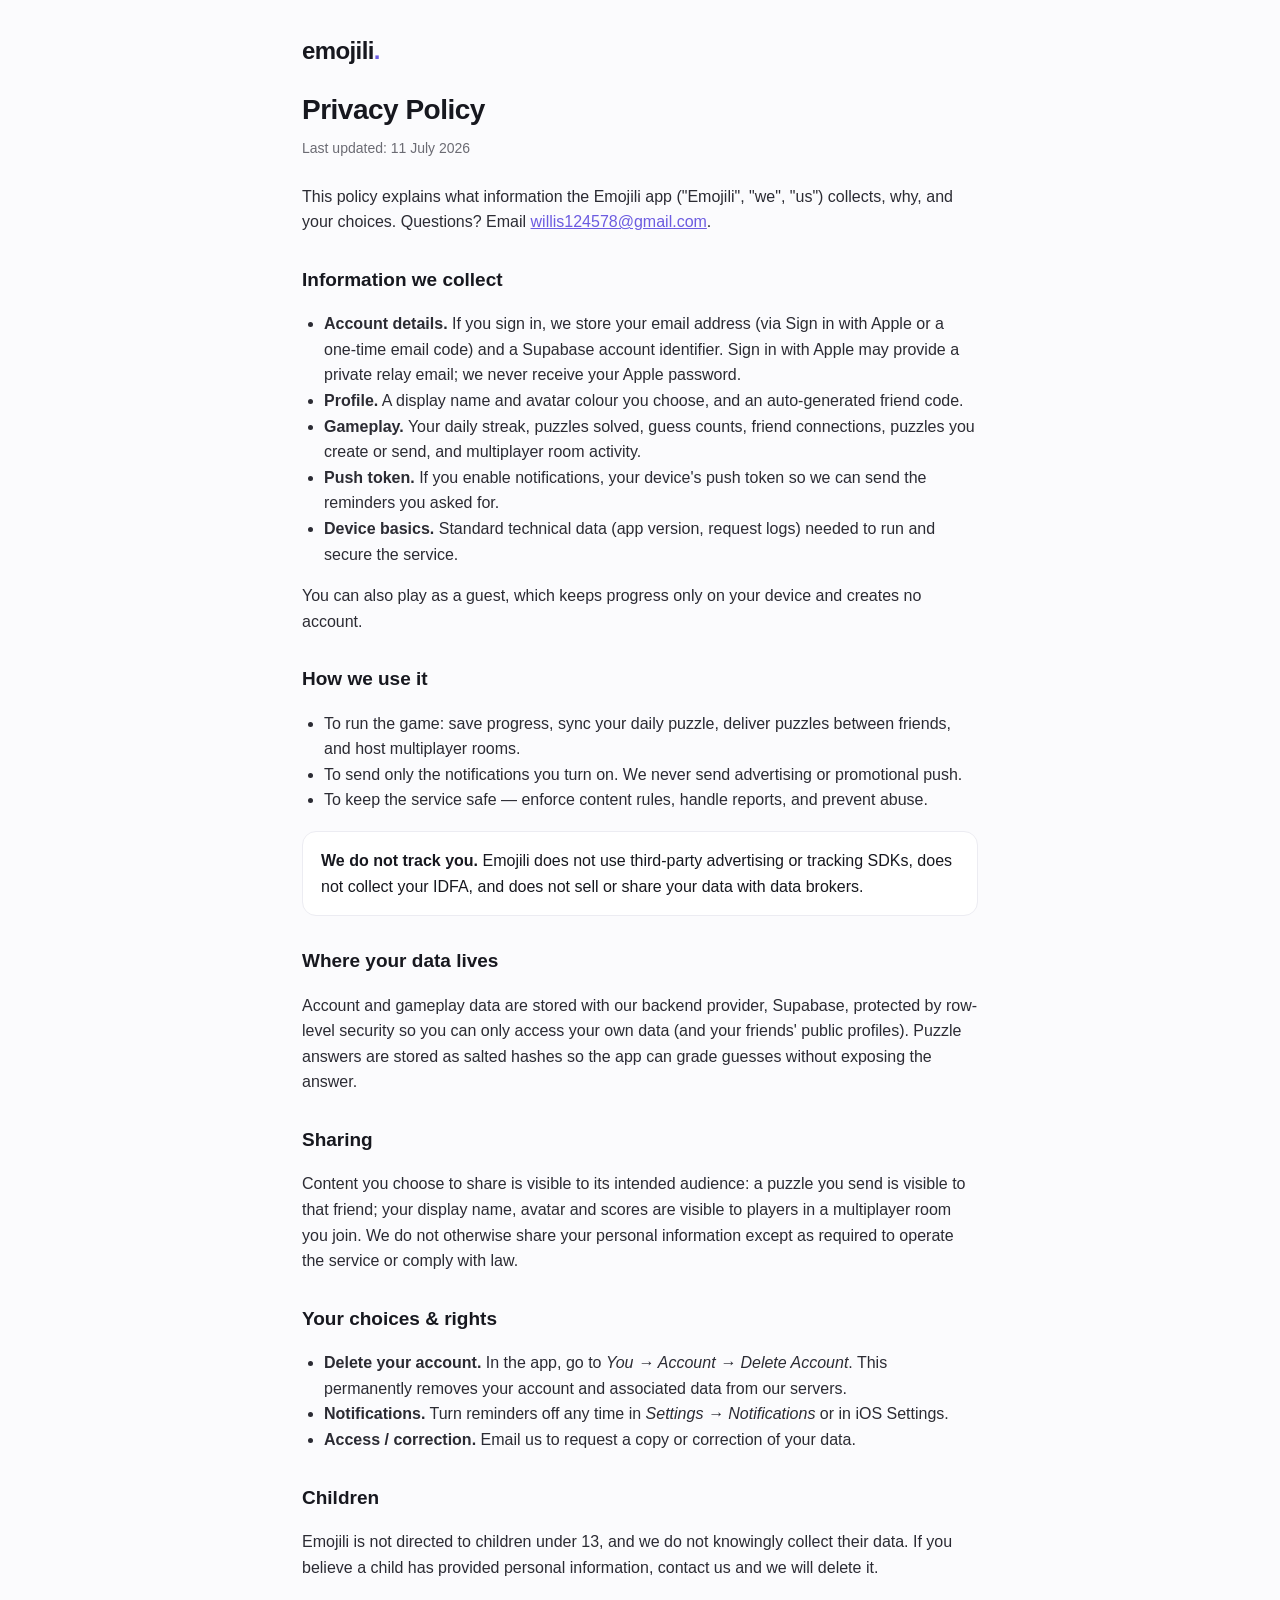
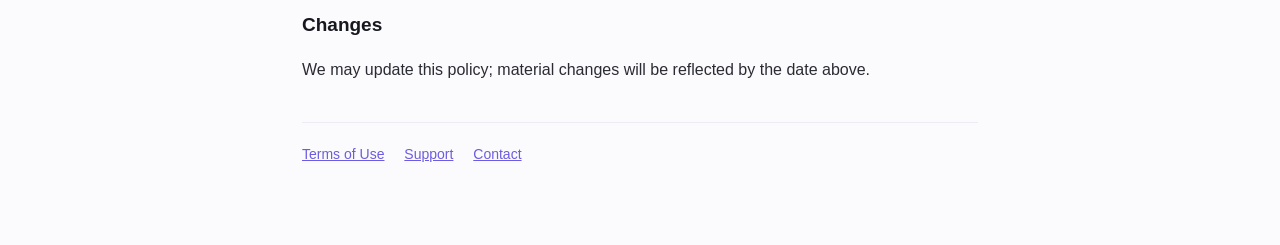
<file: privacy.html>
<!DOCTYPE html>
<html lang="en">
<head>
<meta charset="UTF-8" />
<meta name="viewport" content="width=device-width, initial-scale=1.0" />
<title>Emojili — Privacy Policy</title>
<link rel="stylesheet" href="./legal.css" />
<link rel="icon" href="data:image/svg+xml,%3Csvg xmlns='http://www.w3.org/2000/svg' viewBox='0 0 100 100'%3E%3Ctext y='.9em' font-size='90'%3E%F0%9F%A7%A9%3C/text%3E%3C/svg%3E" />
</head>
<body>
<div class="wrap">
  <div class="brand">emojili<span class="dot">.</span></div>
  <h1>Privacy Policy</h1>
  <div class="updated">Last updated: 11 July 2026</div>

  <p>This policy explains what information the Emojili app ("Emojili", "we", "us") collects, why, and your choices. Questions? Email <a href="mailto:willis124578@gmail.com">willis124578@gmail.com</a>.</p>

  <h2>Information we collect</h2>
  <ul>
    <li><strong>Account details.</strong> If you sign in, we store your email address (via Sign in with Apple or a one-time email code) and a Supabase account identifier. Sign in with Apple may provide a private relay email; we never receive your Apple password.</li>
    <li><strong>Profile.</strong> A display name and avatar colour you choose, and an auto-generated friend code.</li>
    <li><strong>Gameplay.</strong> Your daily streak, puzzles solved, guess counts, friend connections, puzzles you create or send, and multiplayer room activity.</li>
    <li><strong>Push token.</strong> If you enable notifications, your device's push token so we can send the reminders you asked for.</li>
    <li><strong>Device basics.</strong> Standard technical data (app version, request logs) needed to run and secure the service.</li>
  </ul>
  <p>You can also play as a guest, which keeps progress only on your device and creates no account.</p>

  <h2>How we use it</h2>
  <ul>
    <li>To run the game: save progress, sync your daily puzzle, deliver puzzles between friends, and host multiplayer rooms.</li>
    <li>To send only the notifications you turn on. We never send advertising or promotional push.</li>
    <li>To keep the service safe — enforce content rules, handle reports, and prevent abuse.</li>
  </ul>

  <div class="note"><strong>We do not track you.</strong> Emojili does not use third-party advertising or tracking SDKs, does not collect your IDFA, and does not sell or share your data with data brokers.</div>

  <h2>Where your data lives</h2>
  <p>Account and gameplay data are stored with our backend provider, Supabase, protected by row-level security so you can only access your own data (and your friends' public profiles). Puzzle answers are stored as salted hashes so the app can grade guesses without exposing the answer.</p>

  <h2>Sharing</h2>
  <p>Content you choose to share is visible to its intended audience: a puzzle you send is visible to that friend; your display name, avatar and scores are visible to players in a multiplayer room you join. We do not otherwise share your personal information except as required to operate the service or comply with law.</p>

  <h2>Your choices &amp; rights</h2>
  <ul>
    <li><strong>Delete your account.</strong> In the app, go to <em>You → Account → Delete Account</em>. This permanently removes your account and associated data from our servers.</li>
    <li><strong>Notifications.</strong> Turn reminders off any time in <em>Settings → Notifications</em> or in iOS Settings.</li>
    <li><strong>Access / correction.</strong> Email us to request a copy or correction of your data.</li>
  </ul>

  <h2>Children</h2>
  <p>Emojili is not directed to children under 13, and we do not knowingly collect their data. If you believe a child has provided personal information, contact us and we will delete it.</p>

  <h2>Changes</h2>
  <p>We may update this policy; material changes will be reflected by the date above.</p>

  <div class="foot">
    <a href="./terms.html">Terms of Use</a>
    <a href="./support.html">Support</a>
    <a href="mailto:willis124578@gmail.com">Contact</a>
  </div>
</div>
</body>
</html>
</file>
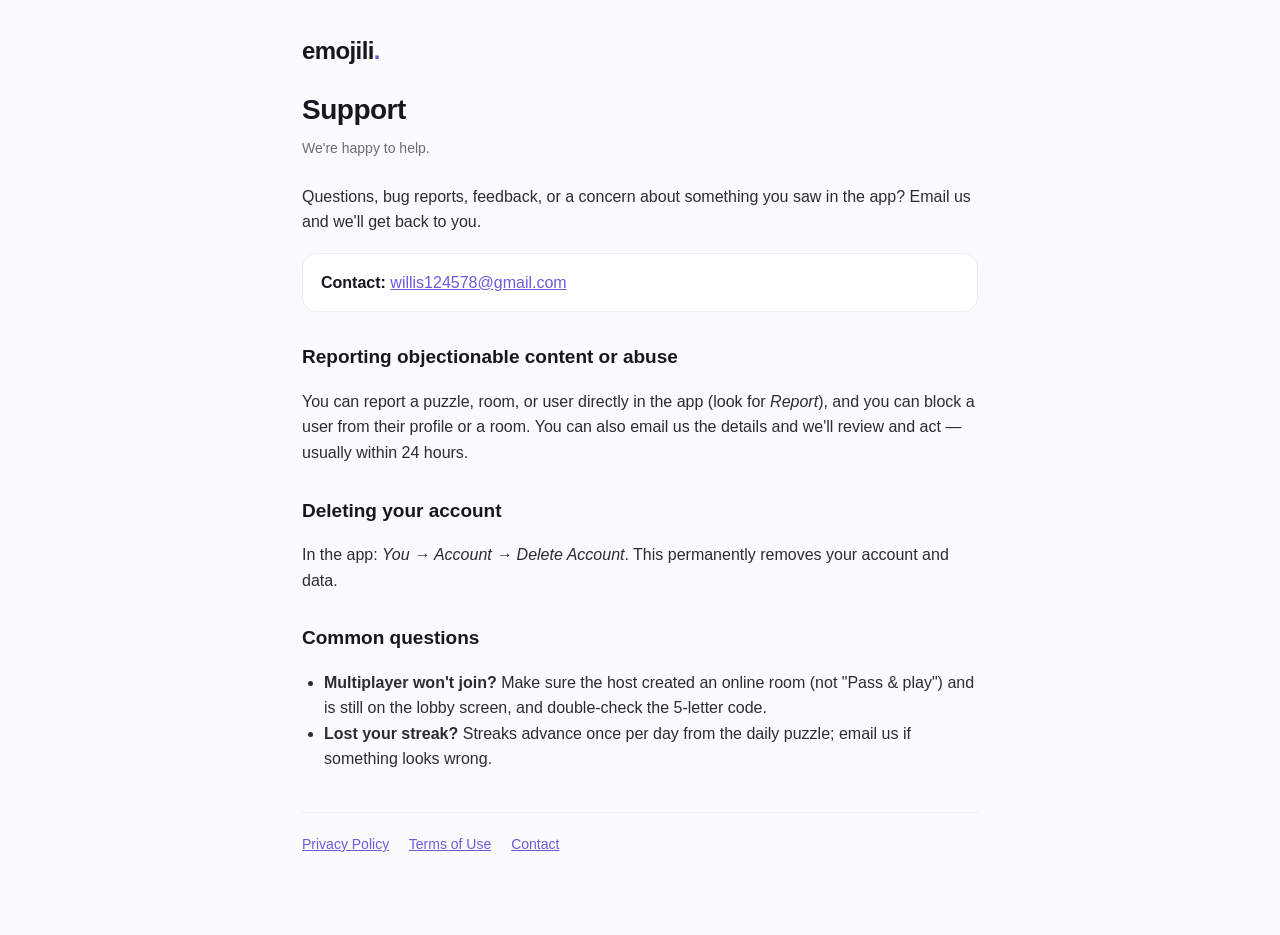
<file: support.html>
<!DOCTYPE html>
<html lang="en">
<head>
<meta charset="UTF-8" />
<meta name="viewport" content="width=device-width, initial-scale=1.0" />
<title>Emojili — Support</title>
<link rel="stylesheet" href="./legal.css" />
<link rel="icon" href="data:image/svg+xml,%3Csvg xmlns='http://www.w3.org/2000/svg' viewBox='0 0 100 100'%3E%3Ctext y='.9em' font-size='90'%3E%F0%9F%A7%A9%3C/text%3E%3C/svg%3E" />
</head>
<body>
<div class="wrap">
  <div class="brand">emojili<span class="dot">.</span></div>
  <h1>Support</h1>
  <div class="updated">We're happy to help.</div>

  <p>Questions, bug reports, feedback, or a concern about something you saw in the app? Email us and we'll get back to you.</p>
  <div class="note"><strong>Contact:</strong> <a href="mailto:willis124578@gmail.com">willis124578@gmail.com</a></div>

  <h2>Reporting objectionable content or abuse</h2>
  <p>You can report a puzzle, room, or user directly in the app (look for <em>Report</em>), and you can block a user from their profile or a room. You can also email us the details and we'll review and act — usually within 24 hours.</p>

  <h2>Deleting your account</h2>
  <p>In the app: <em>You → Account → Delete Account</em>. This permanently removes your account and data.</p>

  <h2>Common questions</h2>
  <ul>
    <li><strong>Multiplayer won't join?</strong> Make sure the host created an online room (not "Pass &amp; play") and is still on the lobby screen, and double-check the 5-letter code.</li>
    <li><strong>Lost your streak?</strong> Streaks advance once per day from the daily puzzle; email us if something looks wrong.</li>
  </ul>

  <div class="foot">
    <a href="./privacy.html">Privacy Policy</a>
    <a href="./terms.html">Terms of Use</a>
    <a href="mailto:willis124578@gmail.com">Contact</a>
  </div>
</div>
</body>
</html>
</file>
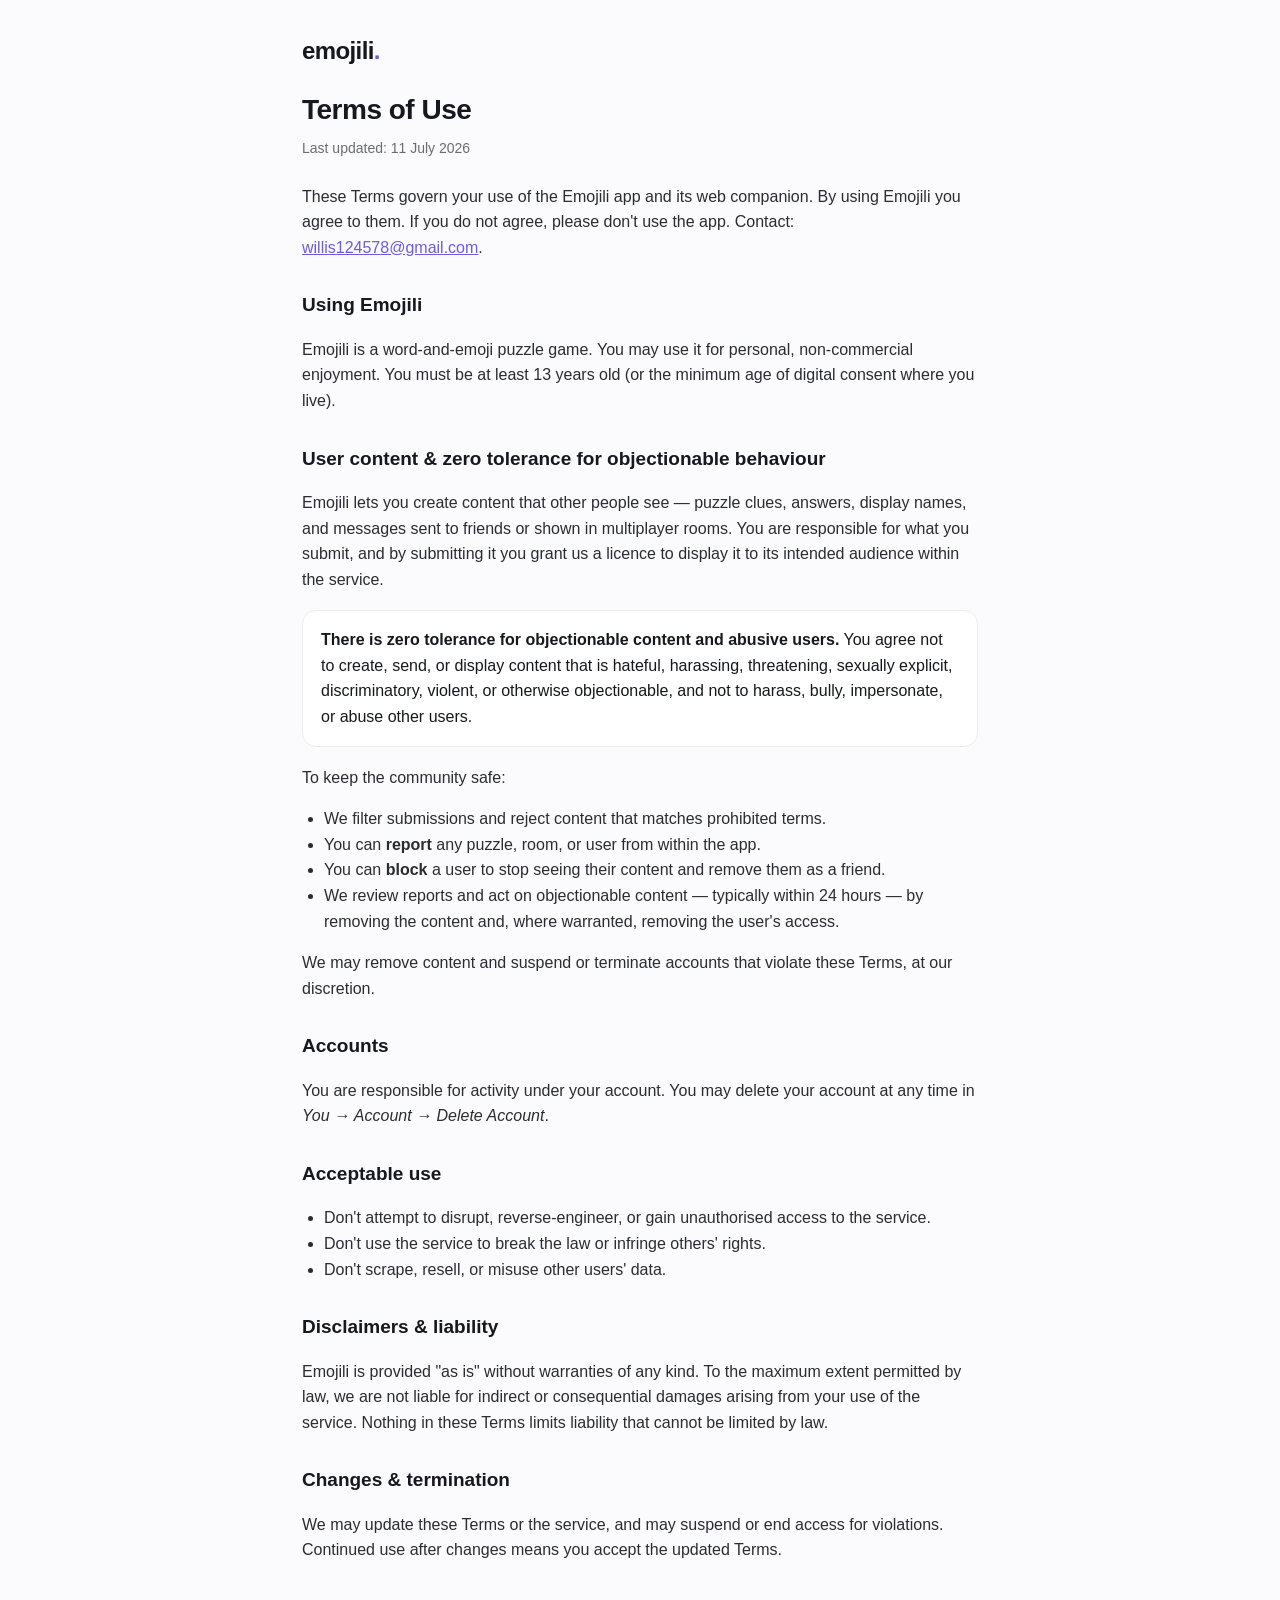
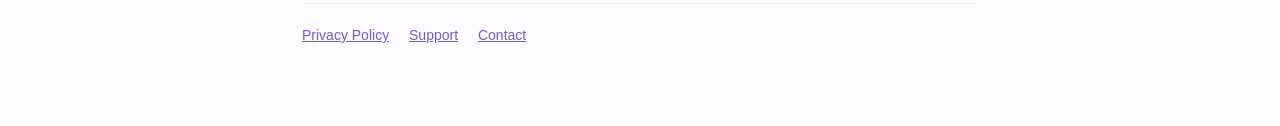
<file: terms.html>
<!DOCTYPE html>
<html lang="en">
<head>
<meta charset="UTF-8" />
<meta name="viewport" content="width=device-width, initial-scale=1.0" />
<title>Emojili — Terms of Use</title>
<link rel="stylesheet" href="./legal.css" />
<link rel="icon" href="data:image/svg+xml,%3Csvg xmlns='http://www.w3.org/2000/svg' viewBox='0 0 100 100'%3E%3Ctext y='.9em' font-size='90'%3E%F0%9F%A7%A9%3C/text%3E%3C/svg%3E" />
</head>
<body>
<div class="wrap">
  <div class="brand">emojili<span class="dot">.</span></div>
  <h1>Terms of Use</h1>
  <div class="updated">Last updated: 11 July 2026</div>

  <p>These Terms govern your use of the Emojili app and its web companion. By using Emojili you agree to them. If you do not agree, please don't use the app. Contact: <a href="mailto:willis124578@gmail.com">willis124578@gmail.com</a>.</p>

  <h2>Using Emojili</h2>
  <p>Emojili is a word-and-emoji puzzle game. You may use it for personal, non-commercial enjoyment. You must be at least 13 years old (or the minimum age of digital consent where you live).</p>

  <h2 id="conduct">User content &amp; zero tolerance for objectionable behaviour</h2>
  <p>Emojili lets you create content that other people see — puzzle clues, answers, display names, and messages sent to friends or shown in multiplayer rooms. You are responsible for what you submit, and by submitting it you grant us a licence to display it to its intended audience within the service.</p>
  <div class="note"><strong>There is zero tolerance for objectionable content and abusive users.</strong> You agree not to create, send, or display content that is hateful, harassing, threatening, sexually explicit, discriminatory, violent, or otherwise objectionable, and not to harass, bully, impersonate, or abuse other users.</div>
  <p>To keep the community safe:</p>
  <ul>
    <li>We filter submissions and reject content that matches prohibited terms.</li>
    <li>You can <strong>report</strong> any puzzle, room, or user from within the app.</li>
    <li>You can <strong>block</strong> a user to stop seeing their content and remove them as a friend.</li>
    <li>We review reports and act on objectionable content — typically within 24 hours — by removing the content and, where warranted, removing the user's access.</li>
  </ul>
  <p>We may remove content and suspend or terminate accounts that violate these Terms, at our discretion.</p>

  <h2>Accounts</h2>
  <p>You are responsible for activity under your account. You may delete your account at any time in <em>You → Account → Delete Account</em>.</p>

  <h2>Acceptable use</h2>
  <ul>
    <li>Don't attempt to disrupt, reverse-engineer, or gain unauthorised access to the service.</li>
    <li>Don't use the service to break the law or infringe others' rights.</li>
    <li>Don't scrape, resell, or misuse other users' data.</li>
  </ul>

  <h2>Disclaimers &amp; liability</h2>
  <p>Emojili is provided "as is" without warranties of any kind. To the maximum extent permitted by law, we are not liable for indirect or consequential damages arising from your use of the service. Nothing in these Terms limits liability that cannot be limited by law.</p>

  <h2>Changes &amp; termination</h2>
  <p>We may update these Terms or the service, and may suspend or end access for violations. Continued use after changes means you accept the updated Terms.</p>

  <div class="foot">
    <a href="./privacy.html">Privacy Policy</a>
    <a href="./support.html">Support</a>
    <a href="mailto:willis124578@gmail.com">Contact</a>
  </div>
</div>
</body>
</html>
</file>
<file: legal.css>
/* Shared styling for Emojili legal pages — matches the app's Clean & Bold palette. */
:root {
  --accent: #6C5CE0; --ink: #17181F; --muted: #6b6b73; --bg: #FBFBFD; --card: #fff; --border: #ECECF2;
}
* { box-sizing: border-box; }
body {
  font-family: -apple-system, BlinkMacSystemFont, "Segoe UI", Roboto, Helvetica, Arial, sans-serif;
  background: var(--bg); color: var(--ink); margin: 0; line-height: 1.6;
  -webkit-text-size-adjust: 100%;
}
.wrap { max-width: 720px; margin: 0 auto; padding: 32px 22px 80px; }
.brand { font-size: 24px; font-weight: 800; letter-spacing: -0.6px; margin-bottom: 4px; }
.brand .dot { color: var(--accent); }
h1 { font-size: 28px; font-weight: 800; letter-spacing: -0.5px; margin: 18px 0 4px; }
.updated { color: var(--muted); font-size: 14px; margin-bottom: 24px; }
h2 { font-size: 19px; font-weight: 800; margin: 30px 0 8px; }
p, li { font-size: 16px; color: #2b2b33; }
ul { padding-left: 22px; }
a { color: var(--accent); }
.note { background: var(--card); border: 1px solid var(--border); border-radius: 14px; padding: 16px 18px; margin: 18px 0; }
.foot { margin-top: 40px; padding-top: 20px; border-top: 1px solid var(--border); font-size: 14px; color: var(--muted); }
.foot a { margin-right: 16px; }
@media (prefers-color-scheme: dark) {
  :root { --ink: #f3f3f5; --bg: #131318; --card: #1c1c22; --border: #2a2a31; --muted: #9a9aa2; }
  p, li { color: #d8d8de; }
}
</file>
